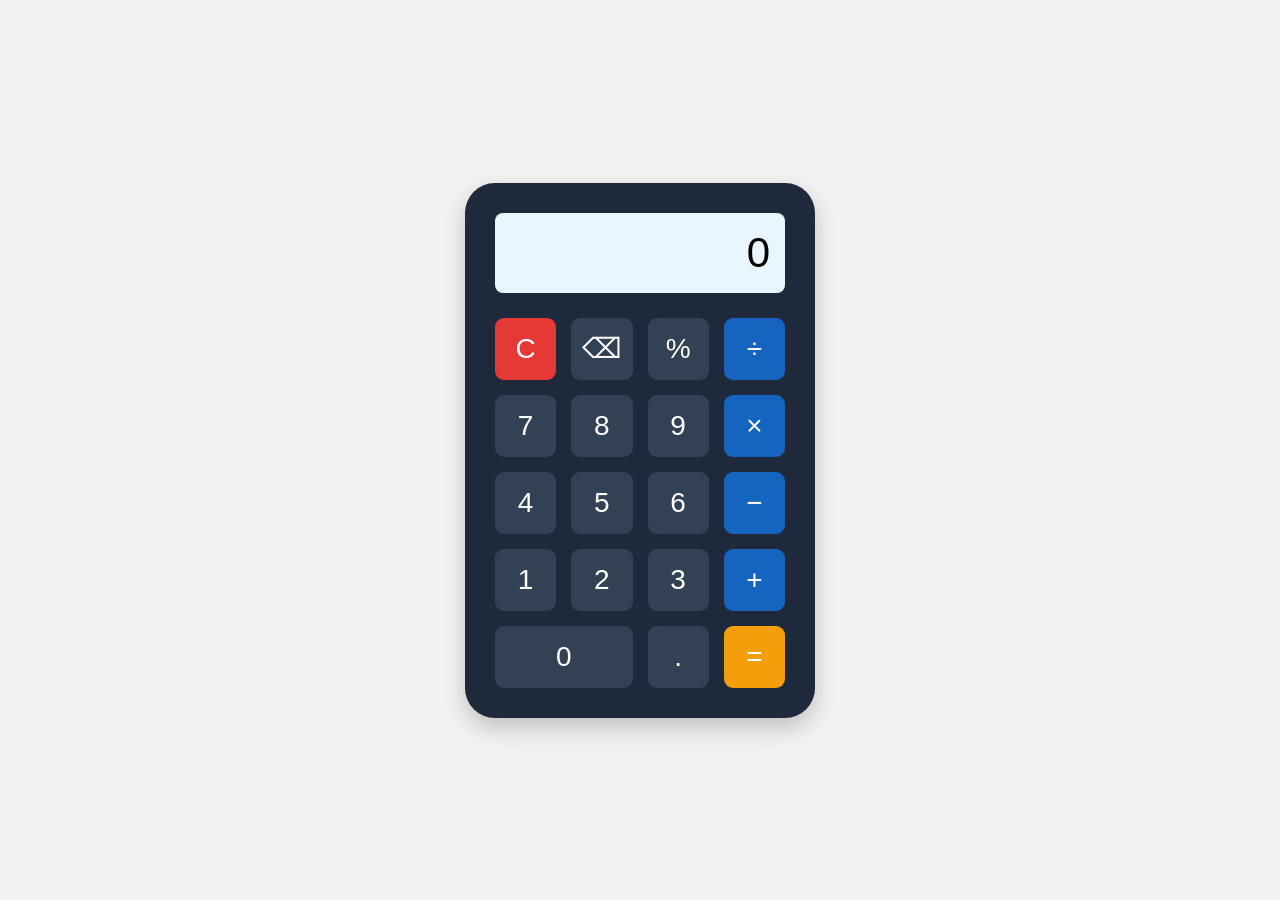
<file: landing-page/calculator/index.html>
<!DOCTYPE html>
<html lang="en">
<head>
    <meta charset="UTF-8">
    <meta name="viewport" content="width=device-width, initial-scale=1.0">

    <title>Basic Calculator</title>

    <link rel="stylesheet" href="style.css">
</head>

<body>

    <div class="calculator">

        <!-- Display -->
        <input type="text" id="display" value="0" readonly>

        <!-- Calculator Buttons -->
        <div class="buttons">

            <button onclick="clearDisplay()" class="clear">C</button>
            <button onclick="deleteLast()">⌫</button>
            <button onclick="appendValue('%')">%</button>
            <button onclick="appendValue('/')" class="operator">÷</button>

            <button onclick="appendValue('7')">7</button>
            <button onclick="appendValue('8')">8</button>
            <button onclick="appendValue('9')">9</button>
            <button onclick="appendValue('*')" class="operator">×</button>

            <button onclick="appendValue('4')">4</button>
            <button onclick="appendValue('5')">5</button>
            <button onclick="appendValue('6')">6</button>
            <button onclick="appendValue('-')" class="operator">−</button>

            <button onclick="appendValue('1')">1</button>
            <button onclick="appendValue('2')">2</button>
            <button onclick="appendValue('3')">3</button>
            <button onclick="appendValue('+')" class="operator">+</button>

            <button onclick="appendValue('0')" class="zero">0</button>
            <button onclick="appendValue('.')">.</button>
            <button onclick="calculate()" class="equal">=</button>

        </div>

    </div>

    <script src="script.js"></script>

</body>
</html>
</file>
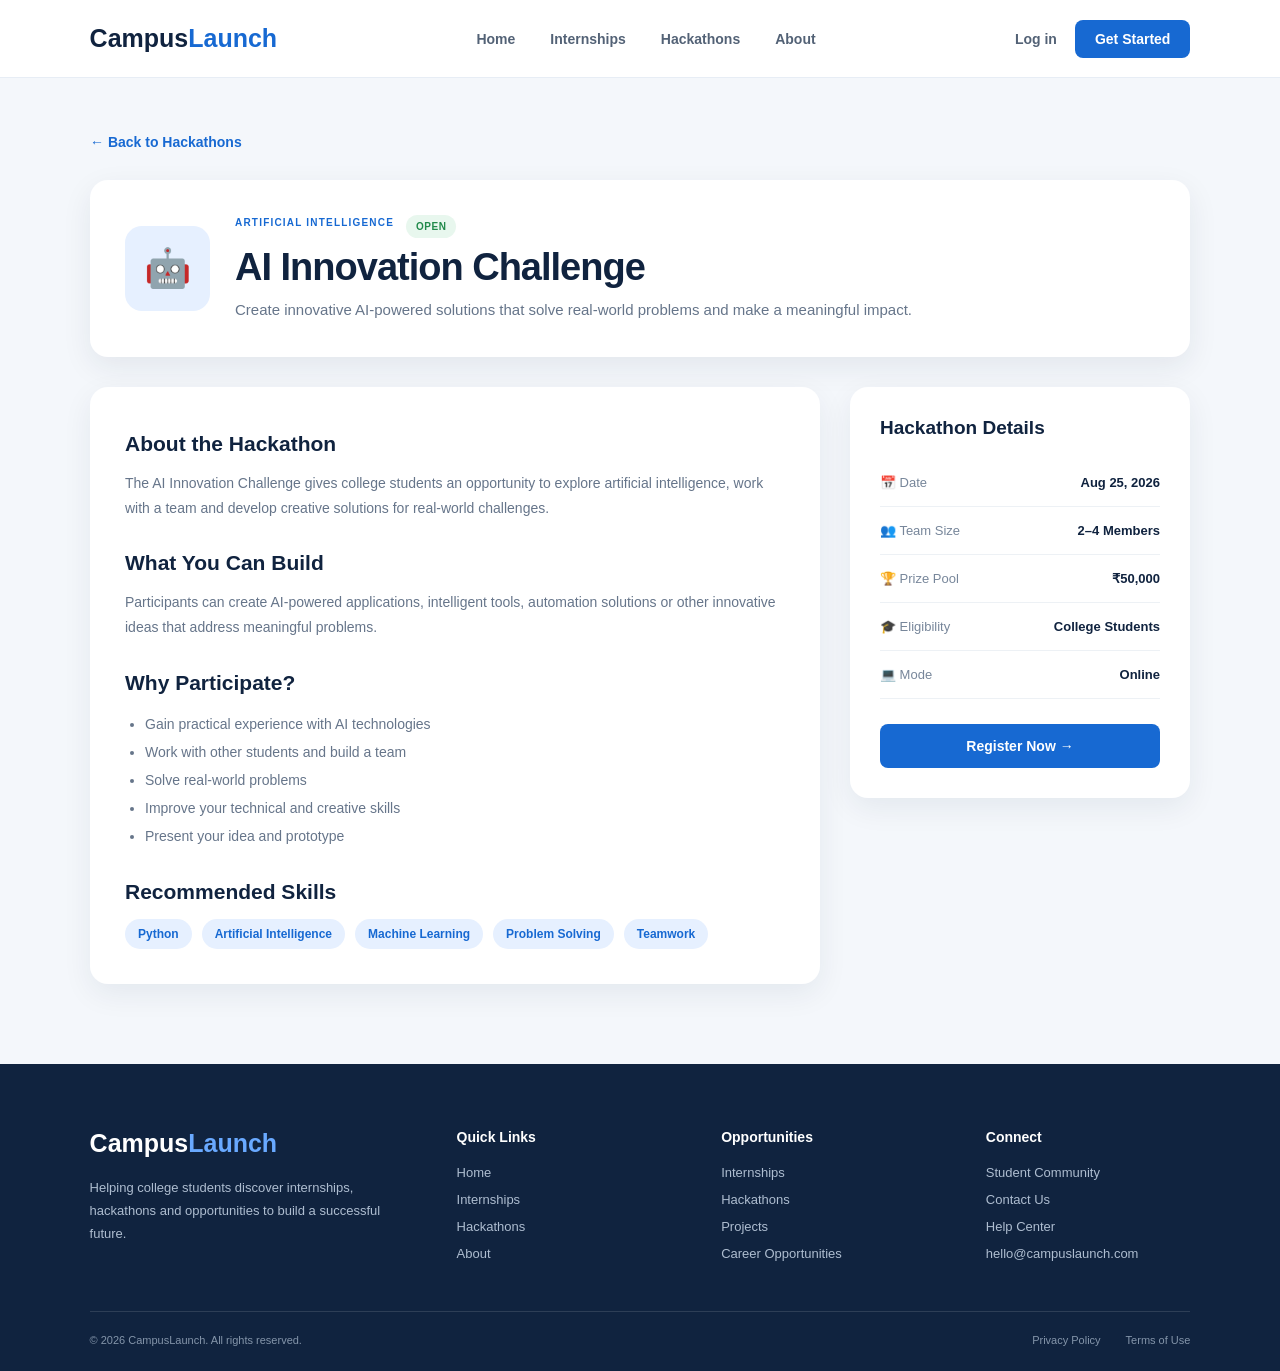
<file: landing-page/hackathon-details.html>
<!DOCTYPE html>
<html lang="en">

<head>

    <meta charset="UTF-8">

    <meta name="viewport" content="width=device-width, initial-scale=1.0">

    <title>AI Innovation Challenge | CampusLaunch</title>

    <link rel="stylesheet" href="style.css">

</head>


<body>

    <!-- ================= NAVBAR ================= -->

    <header class="navbar">

        <div class="logo">
            Campus<span>Launch</span>
        </div>

        <nav>

            <a href="index.html#home">
                Home
            </a>

            <a href="index.html#internships">
                Internships
            </a>

            <a href="index.html#hackathons">
                Hackathons
            </a>

            <a href="index.html#about">
                About
            </a>

        </nav>


        <div class="nav-actions">

            <a href="login.html" class="login">
                Log in
            </a>

            <a href="signup.html" class="signup">
                Get Started
            </a>

        </div>

    </header>


    <!-- ================= HACKATHON DETAILS ================= -->

    <main class="hackathon-details-page">

        <div class="hackathon-details-container">


            <!-- BACK LINK -->

            <a href="index.html#hackathons" class="back-link">
                ← Back to Hackathons
            </a>


            <!-- HACKATHON HEADER -->

            <div class="hackathon-details-header">

                <div class="hackathon-details-icon">
                    🤖
                </div>


                <div class="hackathon-title-area">

                    <div class="hackathon-title-top">

                        <span class="opportunity-tag">
                            ARTIFICIAL INTELLIGENCE
                        </span>

                        <span class="details-status">
                            OPEN
                        </span>

                    </div>


                    <h1>
                        AI Innovation Challenge
                    </h1>


                    <p>
                        Create innovative AI-powered solutions that
                        solve real-world problems and make a meaningful impact.
                    </p>

                </div>

            </div>


            <!-- MAIN CONTENT -->

            <div class="hackathon-details-grid">


                <!-- LEFT CONTENT -->

                <div class="hackathon-details-main">


                    <h2>
                        About the Hackathon
                    </h2>

                    <p>
                        The AI Innovation Challenge gives college students
                        an opportunity to explore artificial intelligence,
                        work with a team and develop creative solutions
                        for real-world challenges.
                    </p>


                    <h2>
                        What You Can Build
                    </h2>

                    <p>
                        Participants can create AI-powered applications,
                        intelligent tools, automation solutions or other
                        innovative ideas that address meaningful problems.
                    </p>


                    <h2>
                        Why Participate?
                    </h2>

                    <ul>

                        <li>
                            Gain practical experience with AI technologies
                        </li>

                        <li>
                            Work with other students and build a team
                        </li>

                        <li>
                            Solve real-world problems
                        </li>

                        <li>
                            Improve your technical and creative skills
                        </li>

                        <li>
                            Present your idea and prototype
                        </li>

                    </ul>


                    <h2>
                        Recommended Skills
                    </h2>


                    <div class="hackathon-skills">

                        <span>Python</span>

                        <span>Artificial Intelligence</span>

                        <span>Machine Learning</span>

                        <span>Problem Solving</span>

                        <span>Teamwork</span>

                    </div>

                </div>


                <!-- RIGHT SIDEBAR -->

                <div class="hackathon-details-sidebar">


                    <div class="hackathon-info-card">

                        <h3>
                            Hackathon Details
                        </h3>


                        <div class="hackathon-info-item">

                            <span>
                                📅 Date
                            </span>

                            <strong>
                                Aug 25, 2026
                            </strong>

                        </div>


                        <div class="hackathon-info-item">

                            <span>
                                👥 Team Size
                            </span>

                            <strong>
                                2–4 Members
                            </strong>

                        </div>


                        <div class="hackathon-info-item">

                            <span>
                                🏆 Prize Pool
                            </span>

                            <strong>
                                ₹50,000
                            </strong>

                        </div>


                        <div class="hackathon-info-item">

                            <span>
                                🎓 Eligibility
                            </span>

                            <strong>
                                College Students
                            </strong>

                        </div>


                        <div class="hackathon-info-item">

                            <span>
                                💻 Mode
                            </span>

                            <strong>
                                Online
                            </strong>

                        </div>


                        <a href="hackathon-register.html" class="hackathon-register-btn">
    Register Now →
</a>

                    </div>

                </div>

            </div>

        </div>

    </main>


    <!-- ================= FOOTER ================= -->

    <footer class="footer">

        <div class="footer-container">


            <!-- BRAND -->

            <div class="footer-brand">

                <div class="footer-logo">
                    Campus<span>Launch</span>
                </div>

                <p>
                    Helping college students discover internships,
                    hackathons and opportunities to build a successful future.
                </p>

            </div>


            <!-- QUICK LINKS -->

            <div class="footer-column">

                <h3>
                    Quick Links
                </h3>

                <a href="index.html#home">
                    Home
                </a>

                <a href="index.html#internships">
                    Internships
                </a>

                <a href="index.html#hackathons">
                    Hackathons
                </a>

                <a href="index.html#about">
                    About
                </a>

            </div>


            <!-- OPPORTUNITIES -->

            <div class="footer-column">

                <h3>
                    Opportunities
                </h3>

                <a href="index.html#internships">
                    Internships
                </a>

                <a href="index.html#hackathons">
                    Hackathons
                </a>

                <a href="#">
                    Projects
                </a>

                <a href="#">
                    Career Opportunities
                </a>

            </div>


            <!-- CONNECT -->

            <div class="footer-column">

                <h3>
                    Connect
                </h3>

                <a href="#">
                    Student Community
                </a>

                <a href="#">
                    Contact Us
                </a>

                <a href="#">
                    Help Center
                </a>

                <a href="mailto:hello@campuslaunch.com">
                    hello@campuslaunch.com
                </a>

            </div>

        </div>


        <!-- FOOTER BOTTOM -->

        <div class="footer-bottom">

            <p>
                © 2026 CampusLaunch. All rights reserved.
            </p>


            <div class="footer-bottom-links">

                <a href="#">
                    Privacy Policy
                </a>

                <a href="#">
                    Terms of Use
                </a>

            </div>

        </div>

    </footer>


</body>

</html>
</file>
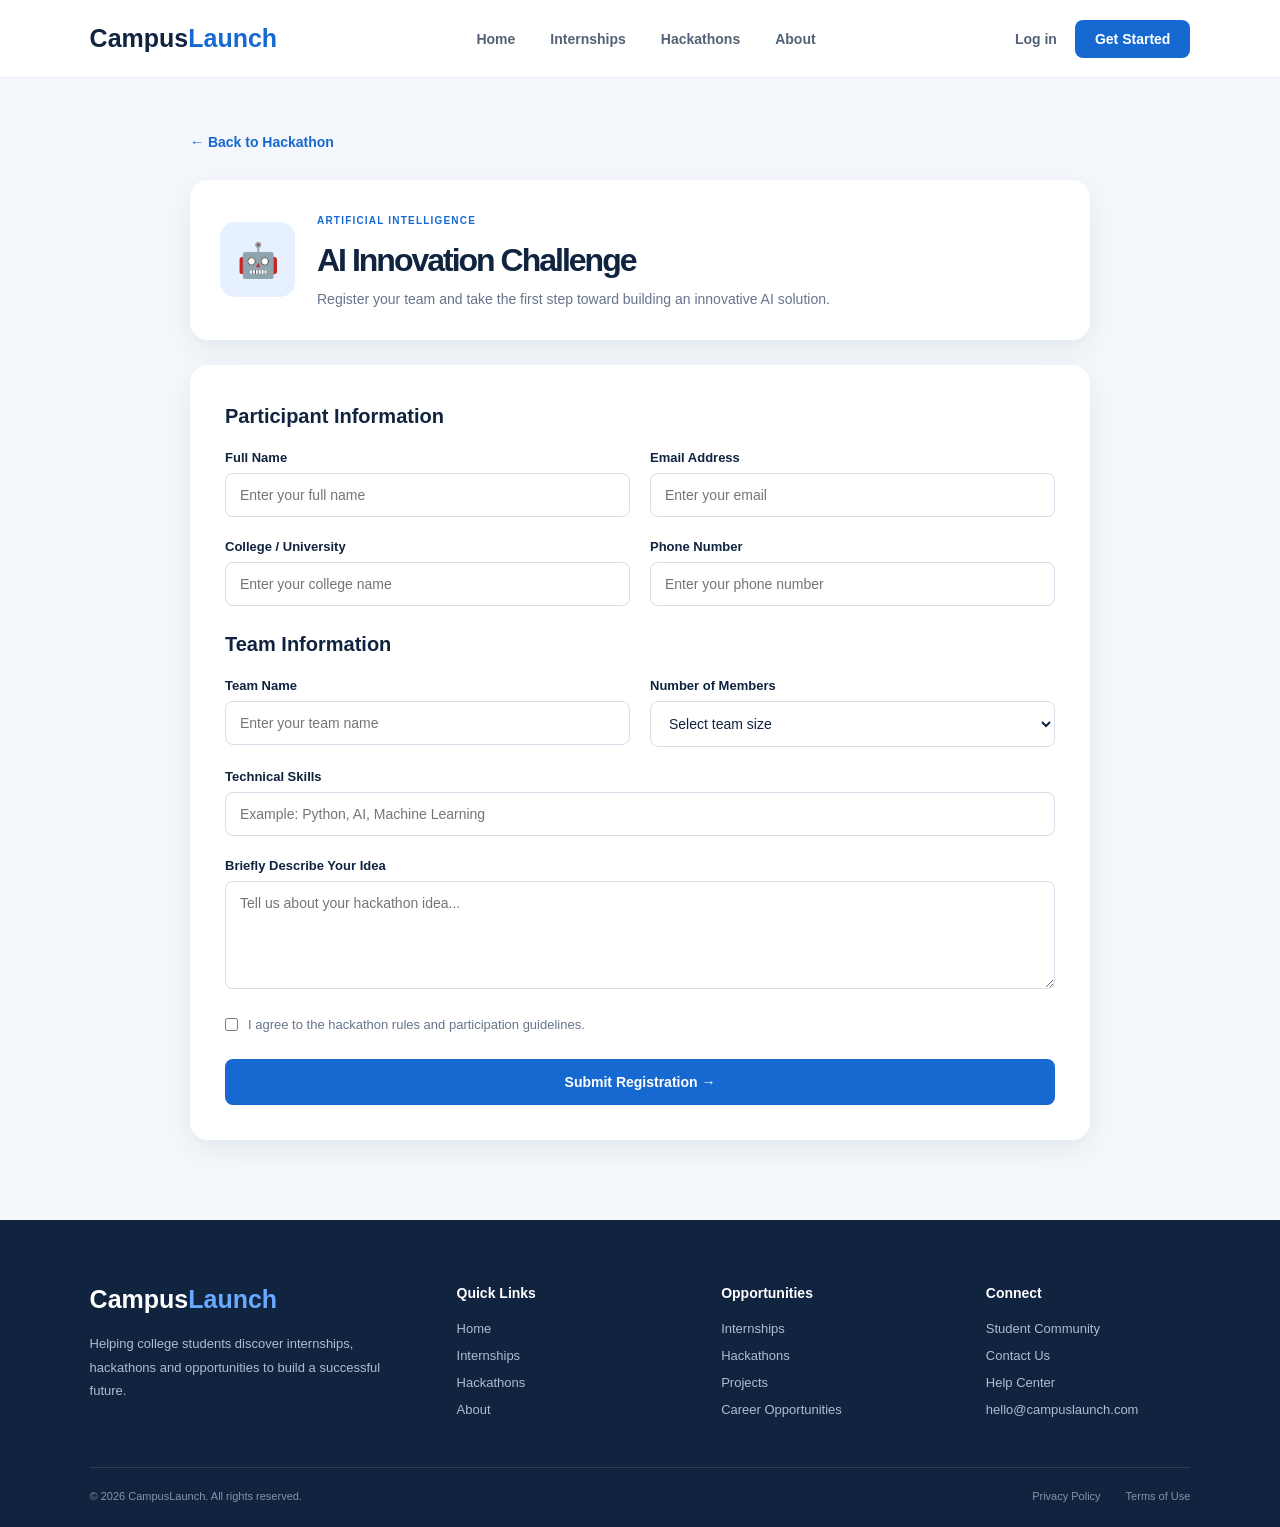
<file: landing-page/hackathon-register.html>
<!DOCTYPE html>
<html lang="en">

<head>

    <meta charset="UTF-8">

    <meta name="viewport" content="width=device-width, initial-scale=1.0">

    <title>Hackathon Registration | CampusLaunch</title>

    <link rel="stylesheet" href="style.css">

</head>

<body>

    <!-- ================= NAVBAR ================= -->

    <header class="navbar">

        <div class="logo">
            Campus<span>Launch</span>
        </div>

        <nav>

            <a href="index.html#home">Home</a>

            <a href="index.html#internships">Internships</a>

            <a href="index.html#hackathons">Hackathons</a>

            <a href="index.html#about">About</a>

        </nav>

        <div class="nav-actions">

            <a href="login.html" class="login">
                Log in
            </a>

            <a href="signup.html" class="signup">
                Get Started
            </a>

        </div>

    </header>


    <!-- ================= REGISTRATION ================= -->

    <main class="registration-page">

        <div class="registration-container">

            <a href="hackathon-details.html" class="back-link">
                ← Back to Hackathon
            </a>


            <div class="registration-header">

                <div class="registration-icon">
                    🤖
                </div>

                <div>

                    <span class="opportunity-tag">
                        ARTIFICIAL INTELLIGENCE
                    </span>

                    <h1>
                        AI Innovation Challenge
                    </h1>

                    <p>
                        Register your team and take the first step
                        toward building an innovative AI solution.
                    </p>

                </div>

            </div>


            <!-- FORM -->

            <form class="registration-form" id="registrationForm">

                <h2>
                    Participant Information
                </h2>

                <div class="form-row">

                    <div class="form-group">

                        <label for="name">
                            Full Name
                        </label>

                        <input
                            type="text"
                            id="name"
                            placeholder="Enter your full name"
                            required
                        >

                    </div>


                    <div class="form-group">

                        <label for="email">
                            Email Address
                        </label>

                        <input
                            type="email"
                            id="email"
                            placeholder="Enter your email"
                            required
                        >

                    </div>

                </div>


                <div class="form-row">

                    <div class="form-group">

                        <label for="college">
                            College / University
                        </label>

                        <input
                            type="text"
                            id="college"
                            placeholder="Enter your college name"
                            required
                        >

                    </div>


                    <div class="form-group">

                        <label for="phone">
                            Phone Number
                        </label>

                        <input
                            type="tel"
                            id="phone"
                            placeholder="Enter your phone number"
                            required
                        >

                    </div>

                </div>


                <h2>
                    Team Information
                </h2>


                <div class="form-row">

                    <div class="form-group">

                        <label for="team">
                            Team Name
                        </label>

                        <input
                            type="text"
                            id="team"
                            placeholder="Enter your team name"
                            required
                        >

                    </div>


                    <div class="form-group">

                        <label for="members">
                            Number of Members
                        </label>

                        <select id="members" required>

                            <option value="">
                                Select team size
                            </option>

                            <option value="2">
                                2 Members
                            </option>

                            <option value="3">
                                3 Members
                            </option>

                            <option value="4">
                                4 Members
                            </option>

                        </select>

                    </div>

                </div>


                <div class="form-group">

                    <label for="skills">
                        Technical Skills
                    </label>

                    <input
                        type="text"
                        id="skills"
                        placeholder="Example: Python, AI, Machine Learning"
                    >

                </div>


                <div class="form-group">

                    <label for="idea">
                        Briefly Describe Your Idea
                    </label>

                    <textarea
                        id="idea"
                        rows="5"
                        placeholder="Tell us about your hackathon idea..."
                    ></textarea>

                </div>


                <div class="form-checkbox">

                    <input
                        type="checkbox"
                        id="terms"
                        required
                    >

                    <label for="terms">
                        I agree to the hackathon rules and participation guidelines.
                    </label>

                </div>


                <button
                    type="submit"
                    class="registration-btn"
                >
                    Submit Registration →
                </button>

            </form>

        </div>

    </main>


    <!-- ================= FOOTER ================= -->

    <footer class="footer">

        <div class="footer-container">

            <div class="footer-brand">

                <div class="footer-logo">
                    Campus<span>Launch</span>
                </div>

                <p>
                    Helping college students discover internships,
                    hackathons and opportunities to build a successful future.
                </p>

            </div>


            <div class="footer-column">

                <h3>Quick Links</h3>

                <a href="index.html#home">Home</a>

                <a href="index.html#internships">
                    Internships
                </a>

                <a href="index.html#hackathons">
                    Hackathons
                </a>

                <a href="index.html#about">
                    About
                </a>

            </div>


            <div class="footer-column">

                <h3>Opportunities</h3>

                <a href="index.html#internships">
                    Internships
                </a>

                <a href="index.html#hackathons">
                    Hackathons
                </a>

                <a href="#">
                    Projects
                </a>

                <a href="#">
                    Career Opportunities
                </a>

            </div>


            <div class="footer-column">

                <h3>Connect</h3>

                <a href="#">
                    Student Community
                </a>

                <a href="#">
                    Contact Us
                </a>

                <a href="#">
                    Help Center
                </a>

                <a href="mailto:hello@campuslaunch.com">
                    hello@campuslaunch.com
                </a>

            </div>

        </div>


        <div class="footer-bottom">

            <p>
                © 2026 CampusLaunch. All rights reserved.
            </p>

            <div class="footer-bottom-links">

                <a href="#">
                    Privacy Policy
                </a>

                <a href="#">
                    Terms of Use
                </a>

            </div>

        </div>

    </footer>
<script>

document.getElementById("registrationForm").addEventListener("submit", function(event) {

    event.preventDefault();

    alert("Registration Successful! 🎉");

    this.reset();

});

</script>
</body>

</html>
</file>
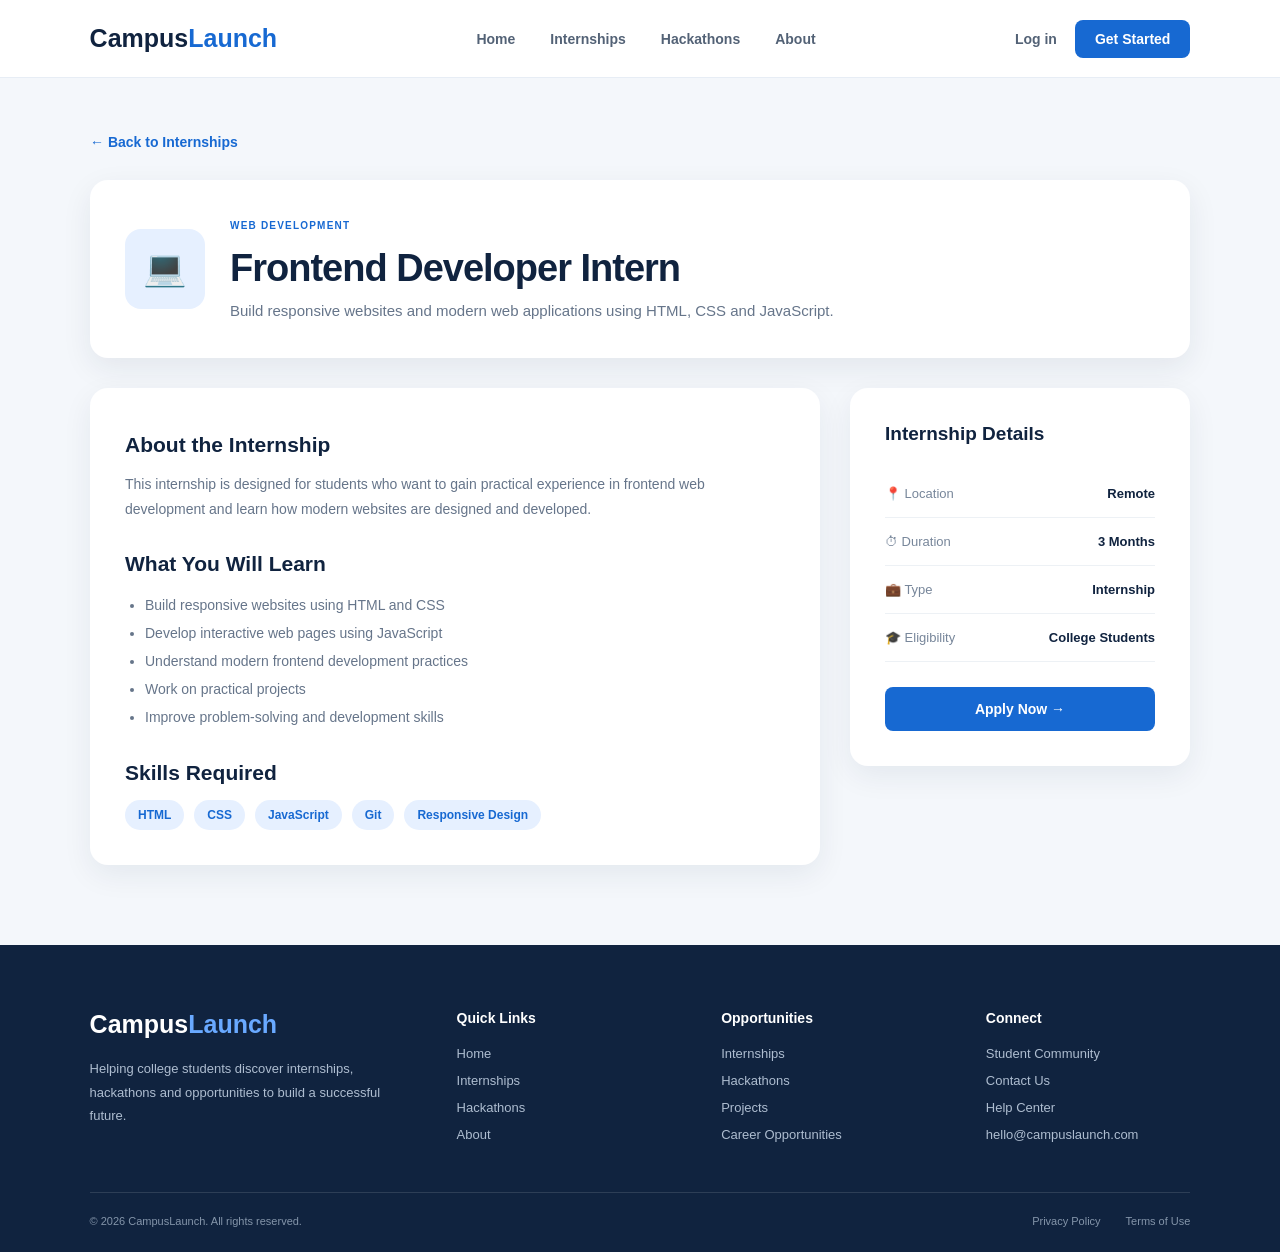
<file: landing-page/internship-details.html>
<!DOCTYPE html>
<html lang="en">

<head>

    <meta charset="UTF-8">

    <meta name="viewport" content="width=device-width, initial-scale=1.0">

    <title>Frontend Developer Internship | CampusLaunch</title>

    <link rel="stylesheet" href="style.css">

</head>


<body>

    <!-- ================= NAVBAR ================= -->

    <header class="navbar">

        <div class="logo">
            Campus<span>Launch</span>
        </div>

        <nav>

            <a href="index.html#home">Home</a>

            <a href="index.html#internships">Internships</a>

            <a href="index.html#hackathons">Hackathons</a>

            <a href="index.html#about">About</a>

        </nav>

        <div class="nav-actions">

            <a href="login.html" class="login">
                Log in
            </a>

            <a href="signup.html" class="signup">
                Get Started
            </a>

        </div>

    </header>


    <!-- ================= INTERNSHIP DETAILS ================= -->

    <main class="internship-details-page">

        <div class="details-container">

            <a href="index.html#internships" class="back-link">
                ← Back to Internships
            </a>


            <!-- HEADER -->

            <div class="details-header">

                <div class="details-icon">
                    💻
                </div>

                <div>

                    <span class="opportunity-tag">
                        WEB DEVELOPMENT
                    </span>

                    <h1>
                        Frontend Developer Intern
                    </h1>

                    <p>
                        Build responsive websites and modern web
                        applications using HTML, CSS and JavaScript.
                    </p>

                </div>

            </div>


            <!-- CONTENT -->

            <div class="details-grid">


                <!-- LEFT -->

                <div class="details-main">

                    <h2>
                        About the Internship
                    </h2>

                    <p>
                        This internship is designed for students who
                        want to gain practical experience in frontend
                        web development and learn how modern websites
                        are designed and developed.
                    </p>


                    <h2>
                        What You Will Learn
                    </h2>

                    <ul>

                        <li>
                            Build responsive websites using HTML and CSS
                        </li>

                        <li>
                            Develop interactive web pages using JavaScript
                        </li>

                        <li>
                            Understand modern frontend development practices
                        </li>

                        <li>
                            Work on practical projects
                        </li>

                        <li>
                            Improve problem-solving and development skills
                        </li>

                    </ul>


                    <h2>
                        Skills Required
                    </h2>

                    <div class="skills-list">

                        <span>HTML</span>

                        <span>CSS</span>

                        <span>JavaScript</span>

                        <span>Git</span>

                        <span>Responsive Design</span>

                    </div>

                </div>


                <!-- RIGHT -->

                <div class="details-sidebar">

                    <div class="info-card">

                        <h3>
                            Internship Details
                        </h3>


                        <div class="info-item">

                            <span>📍 Location</span>

                            <strong>Remote</strong>

                        </div>


                        <div class="info-item">

                            <span>⏱ Duration</span>

                            <strong>3 Months</strong>

                        </div>


                        <div class="info-item">

                            <span>💼 Type</span>

                            <strong>Internship</strong>

                        </div>


                        <div class="info-item">

                            <span>🎓 Eligibility</span>

                            <strong>College Students</strong>

                        </div>

<a href="signup.html" class="apply-btn">
    Apply Now →
</a>
                        
                        </a>

                    </div>

                </div>

            </div>

        </div>

    </main>


    <!-- ================= FOOTER ================= -->

    <footer class="footer">

        <div class="footer-container">

            <div class="footer-brand">

                <div class="footer-logo">
                    Campus<span>Launch</span>
                </div>

                <p>
                    Helping college students discover internships,
                    hackathons and opportunities to build a successful future.
                </p>

            </div>


            <div class="footer-column">

                <h3>Quick Links</h3>

                <a href="index.html#home">Home</a>

                <a href="index.html#internships">Internships</a>

                <a href="index.html#hackathons">Hackathons</a>

                <a href="index.html#about">About</a>

            </div>


            <div class="footer-column">

                <h3>Opportunities</h3>

                <a href="index.html#internships">Internships</a>

                <a href="index.html#hackathons">Hackathons</a>

                <a href="#">Projects</a>

                <a href="#">Career Opportunities</a>

            </div>


            <div class="footer-column">

                <h3>Connect</h3>

                <a href="#">Student Community</a>

                <a href="#">Contact Us</a>

                <a href="#">Help Center</a>

                <a href="mailto:hello@campuslaunch.com">
                    hello@campuslaunch.com
                </a>

            </div>

        </div>


        <div class="footer-bottom">

            <p>
                © 2026 CampusLaunch. All rights reserved.
            </p>

            <div class="footer-bottom-links">

                <a href="#">Privacy Policy</a>

                <a href="#">Terms of Use</a>

            </div>

        </div>

    </footer>


</body>

</html>
</file>
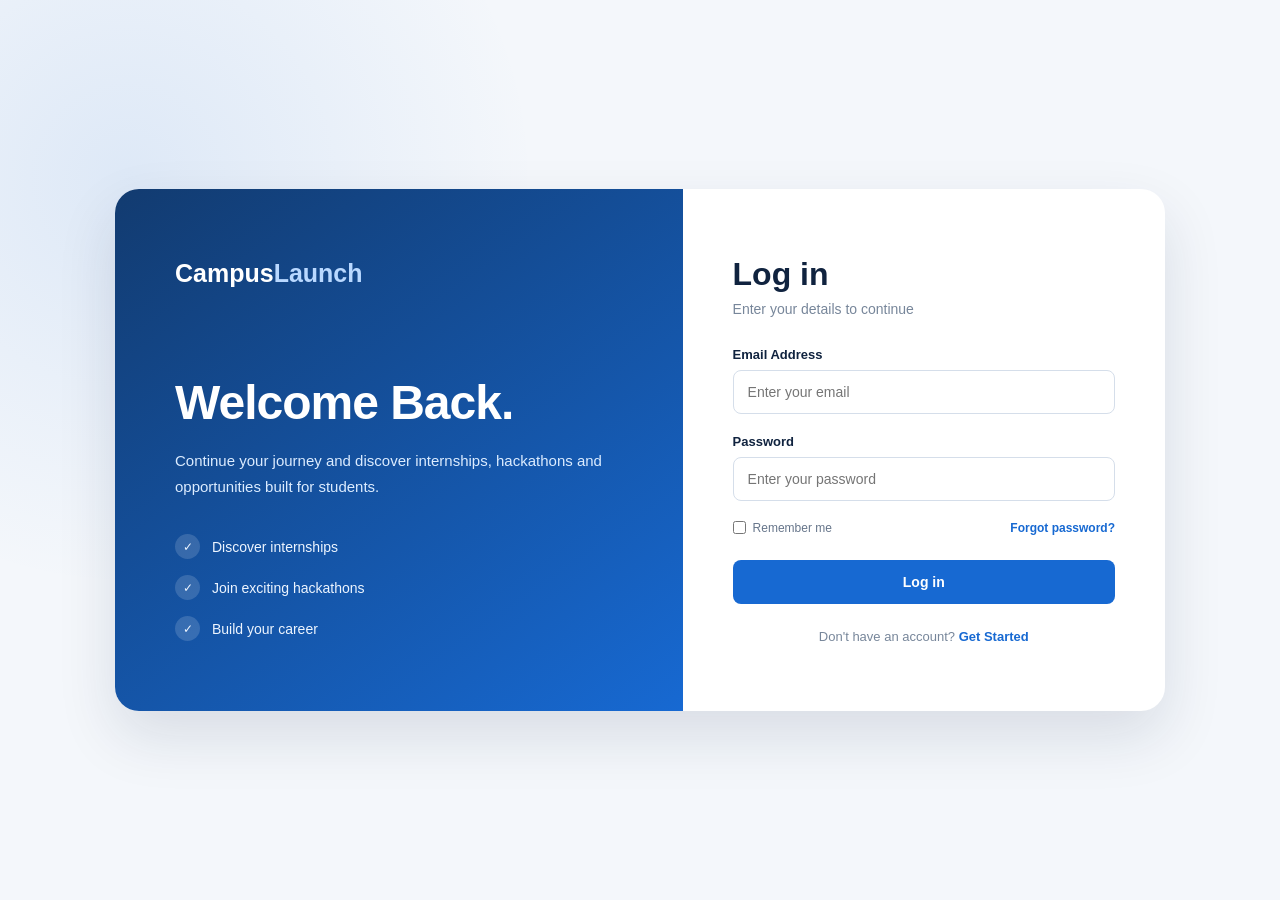
<file: landing-page/login.html>
<!DOCTYPE html>
<html lang="en">

<head>

    <meta charset="UTF-8">

    <meta name="viewport" content="width=device-width, initial-scale=1.0">

    <title>Login | CampusLaunch</title>

    <link rel="stylesheet" href="style.css">

</head>

<body class="login-page">

    <div class="login-container">

        <!-- LEFT SIDE -->

        <div class="login-info">

            <div class="login-logo">
                Campus<span>Launch</span>
            </div>

            <h1>
                Welcome Back.
            </h1>

            <p>
                Continue your journey and discover internships,
                hackathons and opportunities built for students.
            </p>

            <div class="login-features">

                <div>
                    <span>✓</span>
                    Discover internships
                </div>

                <div>
                    <span>✓</span>
                    Join exciting hackathons
                </div>

                <div>
                    <span>✓</span>
                    Build your career
                </div>

            </div>

        </div>


        <!-- RIGHT SIDE -->

        <div class="login-card">

            <h2>Log in</h2>

            <p class="login-subtitle">
                Enter your details to continue
            </p>


            <form id="loginForm">

                <label for="email">
                    Email Address
                </label>

                <input
                    type="email"
                    id="email"
                    placeholder="Enter your email"
                    required
                >


                <label for="password">
                    Password
                </label>

                <input
                    type="password"
                    id="password"
                    placeholder="Enter your password"
                    required
                >


                <div class="login-options">

                    <label class="remember">
                        <input type="checkbox">
                        Remember me
                    </label>

                    <a href="#">
                        Forgot password?
                    </a>

                </div>


                <button type="submit" class="login-submit">
                    Log in
                </button>

            </form>


            <p class="create-account">
                Don't have an account?
                <a href="signup.html">
                    Get Started
                </a>
            </p>

        </div>

    </div>
<script>
document.getElementById("loginForm").addEventListener("submit", function(event) {
    event.preventDefault();

    const email = document.getElementById("email").value.trim().toLowerCase();
    const password = document.getElementById("password").value;

    const savedAccount = localStorage.getItem("campusLaunchAccount");

    if (!savedAccount) {
        alert("No account found. Please create an account first.");
        return;
    }

    const account = JSON.parse(savedAccount);

    if (email === account.email && password === account.password) {

        alert("Login successful!");

        window.location.href = "index.html";

    } else {

        alert("Invalid email or password. Please try again.");
    }
});
</script>
</body>

</html>
</file>
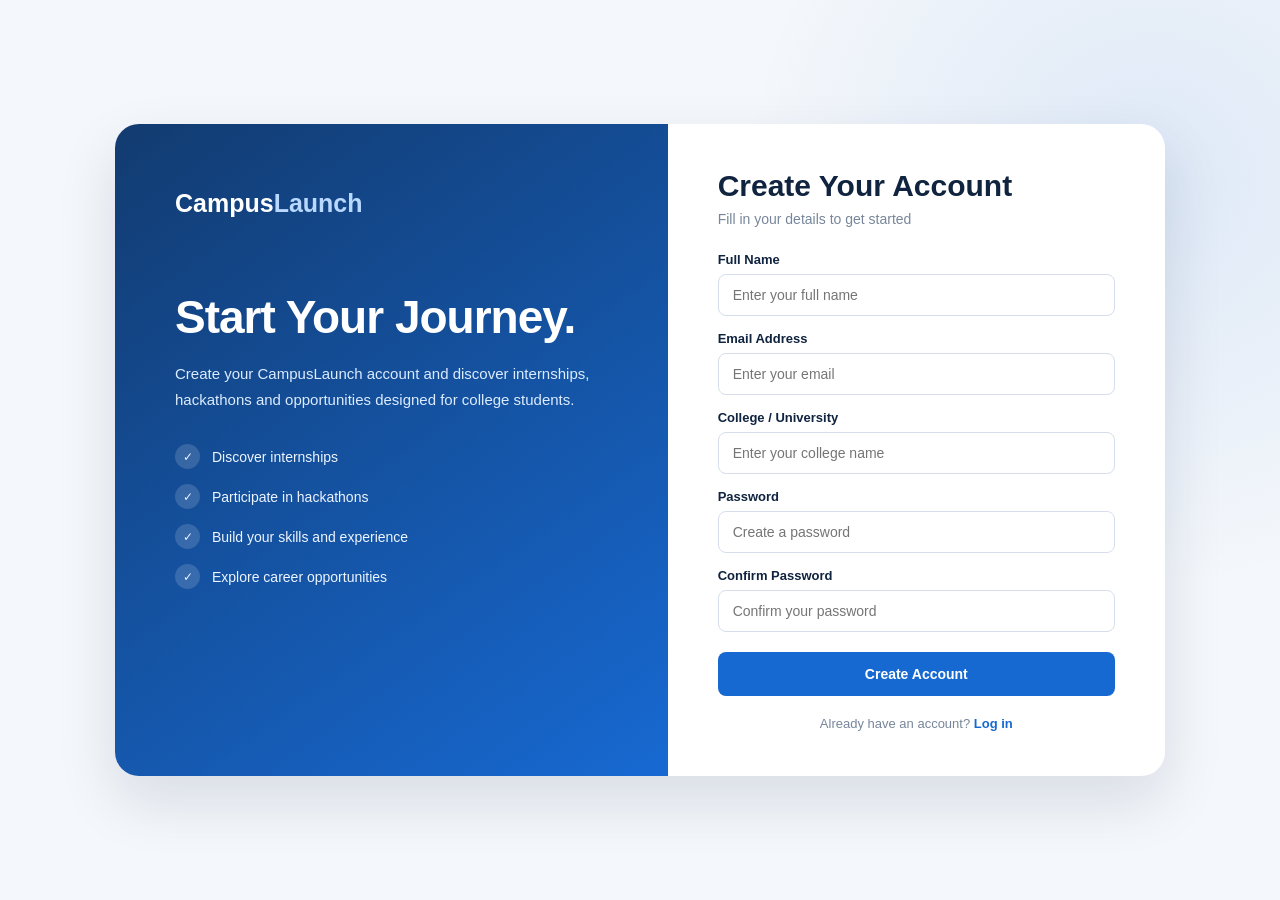
<file: landing-page/signup.html>
<!DOCTYPE html>
<html lang="en">

<head>

    <meta charset="UTF-8">

    <meta name="viewport" content="width=device-width, initial-scale=1.0">

    <title>Get Started | CampusLaunch</title>

    <link rel="stylesheet" href="style.css">

</head>


<body class="signup-page">

    <div class="signup-container">

        <!-- LEFT SIDE -->

        <div class="signup-info">

            <div class="signup-logo">
                Campus<span>Launch</span>
            </div>

            <h1>
                Start Your Journey.
            </h1>

            <p>
                Create your CampusLaunch account and discover
                internships, hackathons and opportunities designed
                for college students.
            </p>


            <div class="signup-features">

                <div>
                    <span>✓</span>
                    Discover internships
                </div>

                <div>
                    <span>✓</span>
                    Participate in hackathons
                </div>

                <div>
                    <span>✓</span>
                    Build your skills and experience
                </div>

                <div>
                    <span>✓</span>
                    Explore career opportunities
                </div>

            </div>

        </div>


        <!-- RIGHT SIDE -->

        <div class="signup-card">

            <h2>
                Create Your Account
            </h2>

            <p class="signup-subtitle">
                Fill in your details to get started
            </p>


            <form id="signupForm">

                <!-- NAME -->

                <label for="name">
                    Full Name
                </label>

                <input
                    type="text"
                    id="name"
                    placeholder="Enter your full name"
                    required
                >


                <!-- EMAIL -->

                <label for="signup-email">
                    Email Address
                </label>

                <input
                    type="email"
                    id="signup-email"
                    placeholder="Enter your email"
                    required
                >


                <!-- COLLEGE -->

                <label for="college">
                    College / University
                </label>

                <input
                    type="text"
                    id="college"
                    placeholder="Enter your college name"
                    required
                >


                <!-- PASSWORD -->

                <label for="signup-password">
                    Password
                </label>

                <input
                    type="password"
                    id="signup-password"
                    placeholder="Create a password"
                    required
                >


                <!-- CONFIRM PASSWORD -->

                <label for="confirm-password">
                    Confirm Password
                </label>

                <input
                    type="password"
                    id="confirm-password"
                    placeholder="Confirm your password"
                    required
                >


                <!-- BUTTON -->

                <button type="submit" class="signup-submit">
                    Create Account
                </button>

            </form>


            <p class="already-account">

                Already have an account?

                <a href="login.html">
                    Log in
                </a>

            </p>

        </div>

    </div>

   <script>
document.getElementById("signupForm").addEventListener("submit", function(event) {
    event.preventDefault();

    const name = document.getElementById("name").value.trim();
    const email = document.getElementById("signup-email").value.trim().toLowerCase();
    const college = document.getElementById("college").value.trim();
    const password = document.getElementById("signup-password").value;
    const confirmPassword = document.getElementById("confirm-password").value;

    if (password !== confirmPassword) {
        alert("Passwords do not match!");
        return;
    }

    const account = {
        name: name,
        email: email,
        college: college,
        password: password
    };

    localStorage.setItem("campusLaunchAccount", JSON.stringify(account));

    alert("Account created successfully!");

    window.location.href = "login.html";
});
</script>
</body>

</html>
</file>
<file: landing-page/calculator/style.css>
* {
    box-sizing: border-box;
    margin: 0;
    padding: 0;
}

body {
    min-height: 100vh;

    display: flex;
    justify-content: center;
    align-items: center;

    background: #f2f2f2;

    font-family: Arial, sans-serif;
}

/* Calculator Body */

.calculator {
    width: 350px;

    background: #1e293b;

    padding: 30px;

    border-radius: 30px;

    box-shadow: 0 10px 25px rgba(0, 0, 0, 0.2);
}

/* Display */

#display {
    width: 100%;
    height: 80px;

    border: none;
    outline: none;

    border-radius: 8px;

    background: #eaf6ff;

    margin-bottom: 25px;

    padding: 10px 15px;

    text-align: right;

    font-size: 42px;

    color: #000;
}

/* Buttons Grid */

.buttons {
    display: grid;

    grid-template-columns: repeat(4, 1fr);

    gap: 15px;
}

/* Buttons */

button {
    height: 62px;

    border: none;

    border-radius: 9px;

    background: #334155;

    color: white;

    font-size: 28px;

    cursor: pointer;

    transition: 0.2s;
}

/* Hover */

button:hover {
    background: #1565c0;

    transform: scale(1.03);
}

/* Click */

button:active {
    transform: scale(0.95);
}

/* Operators */

.operator {
    background: #1565c0;
}

.operator:hover {
    background: #0d47a1;
}

/* Equal Button */

.equal {
    background: #f59e0b;
}

.equal:hover {
    background: #d97706;
}

.equal:hover {
    background: #0d47a1;
}

/* Clear Button */

.clear {
    background: #e53935;
}

.clear:hover {
    background: #c62828;
}

/* Zero Button */

.zero {
    grid-column: span 2;
}
</file>
<file: landing-page/style.css>
/* ================================
   BASIC RESET
================================ */

* {
    margin: 0;
    padding: 0;
    box-sizing: border-box;
}

body {
    font-family: Arial, Helvetica, sans-serif;
    background: #f4f7fb;
    color: #10233f;
}


/* ================================
   NAVBAR
================================ */

.navbar {
    width: 100%;
    height: 78px;

    display: flex;
    align-items: center;
    justify-content: space-between;

    padding: 0 7%;

    background: #ffffff;
    border-bottom: 1px solid #e7edf5;
}


/* LOGO */

.logo {
    font-size: 25px;
    font-weight: 800;
    color: #10233f;
}

.logo span {
    color: #1769d2;
}


/* NAV LINKS */

nav {
    display: flex;
    gap: 35px;
}

nav a {
    text-decoration: none;
    color: #536276;

    font-size: 14px;
    font-weight: 600;

    transition: 0.3s;
}

nav a:hover {
    color: #1769d2;
}


/* NAV BUTTONS */

.nav-actions {
    display: flex;
    align-items: center;
    gap: 18px;
}

.login {
    text-decoration: none;
    color: #536276;
    font-size: 14px;
    font-weight: 600;
}

.signup {
    text-decoration: none;

    background: #1769d2;
    color: white;

    padding: 11px 20px;

    border-radius: 8px;

    font-size: 14px;
    font-weight: 600;
}


/* ================================
   HERO
================================ */

.hero {
    min-height: 650px;

    display: grid;
    grid-template-columns: 1.1fr 0.9fr;

    align-items: center;

    gap: 50px;

    padding: 70px 7%;

    background:
        radial-gradient(
            circle at 90% 20%,
            rgba(23, 105, 210, 0.10),
            transparent 30%
        ),
        #f4f7fb;
}


/* ================================
   LEFT CONTENT
================================ */

.hero-content {
    max-width: 650px;
}


/* SMALL TITLE */

.tagline {
    display: inline-block;

    color: #1769d2;

    font-size: 13px;
    font-weight: 800;

    letter-spacing: 2px;

    margin-bottom: 20px;
}


/* MAIN HEADING */

h1 {
    font-size: 58px;
    line-height: 1.05;

    letter-spacing: -2px;

    color: #10233f;

    margin-bottom: 25px;
}

h1 span {
    color: #1769d2;
}


/* DESCRIPTION */

.description {
    max-width: 590px;

    font-size: 17px;
    line-height: 1.7;

    color: #66758a;

    margin-bottom: 32px;
}


/* ================================
   BUTTONS
================================ */

.buttons {
    display: flex;
    align-items: center;
    gap: 15px;

    margin-bottom: 45px;
}

.primary-btn {
    text-decoration: none;

    background: #1769d2;
    color: white;

    padding: 15px 24px;

    border-radius: 8px;

    font-size: 14px;
    font-weight: 700;

    box-shadow: 0 8px 20px rgba(23, 105, 210, 0.20);

    transition: 0.3s;
}

.primary-btn:hover {
    background: #0f57b5;
    transform: translateY(-2px);
}

.secondary-btn {
    text-decoration: none;

    color: #10233f;

    border: 1px solid #ccd6e2;

    background: white;

    padding: 14px 23px;

    border-radius: 8px;

    font-size: 14px;
    font-weight: 700;

    transition: 0.3s;
}

.secondary-btn:hover {
    border-color: #1769d2;
    color: #1769d2;
}


/* ================================
   FEATURES
================================ */

.features {
    display: flex;
    gap: 35px;
}

.feature {
    display: flex;
    align-items: center;
    gap: 11px;
}

.feature-icon {
    width: 42px;
    height: 42px;

    display: flex;
    align-items: center;
    justify-content: center;

    background: #e6f0ff;

    border-radius: 10px;

    font-size: 18px;
}

.feature h3 {
    font-size: 14px;
    margin-bottom: 4px;

    color: #10233f;
}

.feature p {
    font-size: 12px;
    color: #77869a;
}


/* ================================
   RIGHT VISUAL
================================ */

.hero-visual {
    display: flex;
    justify-content: center;
    align-items: center;
}


/* BIG BLUE CARD */

.visual-box {
    position: relative;

    width: 440px;
    height: 470px;

    border-radius: 28px;

    overflow: visible;

    background:
        linear-gradient(
            145deg,
            #123b70,
            #1769d2
        );

    box-shadow:
        0 25px 60px rgba(22, 70, 120, 0.25);

    padding: 30px;
}


/* TOP LABEL */

.visual-top {
    color: #dcecff;

    font-size: 13px;
    font-weight: 600;

    display: flex;
    align-items: center;

    gap: 8px;
}

.dot {
    width: 8px;
    height: 8px;

    border-radius: 50%;

    background: #69a9ff;
}


/* VISUAL CONTENT */

.visual-content {
    position: absolute;

    left: 45px;
    bottom: 70px;

    color: white;
}

.circle-icon {
    width: 58px;
    height: 58px;

    display: flex;
    align-items: center;
    justify-content: center;

    background: rgba(255,255,255,0.15);

    border: 1px solid rgba(255,255,255,0.25);

    border-radius: 50%;

    font-size: 25px;

    margin-bottom: 20px;
}

.visual-content h2 {
    font-size: 40px;
    line-height: 1.08;

    letter-spacing: -1px;

    margin-bottom: 18px;
}

.visual-content p {
    font-size: 13px;

    color: #d7e8ff;
}


/* ================================
   FLOATING CARD
================================ */

.floating-card {
    position: absolute;

    right: -35px;
    bottom: 35px;

    width: 260px;

    display: flex;
    align-items: center;

    gap: 13px;

    padding: 17px;

    background: white;

    border-radius: 14px;

    box-shadow: 0 15px 35px rgba(20, 40, 70, 0.18);
}

.card-icon {
    width: 40px;
    height: 40px;

    display: flex;
    align-items: center;
    justify-content: center;

    background: #e7f1ff;

    border-radius: 10px;

    color: #1769d2;

    font-size: 20px;
}

.floating-card strong {
    display: block;

    font-size: 14px;

    color: #10233f;

    margin-bottom: 5px;
}

.floating-card p {
    font-size: 11px;

    color: #7b899a;
}


/* ================================
   BOTTOM STRIP
================================ */

.bottom-strip {
    min-height: 80px;

    display: flex;
    align-items: center;
    justify-content: center;

    gap: 70px;

    background: white;

    border-top: 1px solid #e3e9f0;
}

.bottom-strip span {
    color: #7a8798;

    font-size: 12px;
    font-weight: 800;

    letter-spacing: 1.5px;
}


/* ================================
   RESPONSIVE
================================ */

@media (max-width: 900px) {

    .navbar {
        padding: 0 5%;
    }

    nav {
        display: none;
    }

    .hero {
        grid-template-columns: 1fr;

        padding: 60px 5%;
    }

    h1 {
        font-size: 46px;
    }

    .hero-visual {
        margin-top: 20px;
    }

    .visual-box {
        width: 100%;
        max-width: 440px;
    }

    .bottom-strip {
        gap: 20px;
        flex-wrap: wrap;
        padding: 20px;
    }

}


@media (max-width: 600px) {

    .nav-actions .login {
        display: none;
    }

    .hero {
        padding: 45px 6%;
    }

    h1 {
        font-size: 38px;
    }

    .description {
        font-size: 15px;
    }

    .buttons {
        flex-direction: column;
        align-items: flex-start;
    }

    .features {
        flex-direction: column;
        gap: 18px;
    }

    .visual-box {
        height: 400px;
    }

    .floating-card {
        right: 15px;
    }

}
/* =====================================================
   INTERNSHIPS & HACKATHONS
===================================================== */

.opportunities-section {
    padding: 100px 7%;
    background: #ffffff;
}

.section-heading {
    max-width: 720px;
    margin: 0 auto 55px;
    text-align: center;
}

.section-heading p {
    margin-bottom: 12px;

    color: #1769d2;

    font-size: 12px;
    font-weight: 800;

    letter-spacing: 2px;
}

.section-heading h2 {
    margin-bottom: 16px;

    color: #10233f;

    font-size: 40px;
    line-height: 1.2;

    letter-spacing: -1px;
}

.section-heading span {
    color: #66758a;

    font-size: 16px;
    line-height: 1.7;
}


/* =====================================================
   INTERNSHIP GRID
===================================================== */

.internship-grid {
    max-width: 1200px;
    margin: auto;

    display: grid;

    grid-template-columns: repeat(4, 1fr);

    gap: 22px;
}


/* INTERNSHIP CARD */

.opportunity-card {
    padding: 28px;

    background: #f8faff;

    border: 1px solid #e1e8f1;

    border-radius: 18px;

    transition: 0.3s ease;
}

.opportunity-card:hover {
    transform: translateY(-7px);

    border-color: #c9daf0;

    box-shadow: 0 18px 40px rgba(16, 35, 63, 0.10);
}


/* ICON */

.opportunity-icon {
    width: 55px;
    height: 55px;

    display: flex;
    align-items: center;
    justify-content: center;

    background: #e6f0ff;

    border-radius: 13px;

    font-size: 25px;

    margin-bottom: 20px;
}


/* TAG */

.opportunity-tag {
    display: inline-block;

    color: #1769d2;

    font-size: 10px;
    font-weight: 800;

    letter-spacing: 1.2px;

    margin-bottom: 8px;
}


/* CARD TITLE */

.opportunity-card h3 {
    color: #10233f;

    font-size: 20px;

    margin-bottom: 12px;
}


/* DESCRIPTION */

.opportunity-card p {
    color: #66758a;

    font-size: 14px;

    line-height: 1.65;

    margin-bottom: 20px;
}


/* META */

.opportunity-meta {
    display: flex;

    flex-direction: column;

    gap: 8px;

    padding-top: 15px;

    border-top: 1px solid #e1e8f1;

    color: #718096;

    font-size: 12px;

    margin-bottom: 20px;
}


/* BUTTON */

.opportunity-btn {
    display: block;

    text-align: center;

    text-decoration: none;

    background: #1769d2;

    color: #ffffff;

    padding: 12px;

    border-radius: 8px;

    font-size: 13px;

    font-weight: 700;

    transition: 0.3s;
}

.opportunity-btn:hover {
    background: #0f57b5;
}


/* =====================================================
   HACKATHONS
===================================================== */

.hackathons-section {
    padding: 100px 7%;

    background: #f4f7fb;
}


.hackathon-grid {
    max-width: 1100px;

    margin: auto;

    display: grid;

    grid-template-columns: repeat(3, 1fr);

    gap: 25px;
}


/* HACKATHON CARD */

.hackathon-card {
    background: #ffffff;

    border: 1px solid #e1e8f1;

    border-radius: 18px;

    padding: 28px;

    transition: 0.3s ease;
}

.hackathon-card:hover {
    transform: translateY(-7px);

    box-shadow: 0 18px 40px rgba(16, 35, 63, 0.10);
}


/* HEADER */

.hackathon-header {
    display: flex;

    align-items: center;

    justify-content: space-between;

    margin-bottom: 22px;
}


/* ICON */

.hackathon-icon {
    width: 55px;
    height: 55px;

    display: flex;
    align-items: center;
    justify-content: center;

    background: #e6f0ff;

    border-radius: 13px;

    font-size: 25px;
}


/* STATUS */

.status {
    padding: 6px 10px;

    border-radius: 20px;

    background: #e6f0ff;

    color: #1769d2;

    font-size: 9px;

    font-weight: 800;

    letter-spacing: 0.8px;
}

.coming-soon {
    background: #f0f2f5;

    color: #66758a;
}


/* HACKATHON TITLE */

.hackathon-card h3 {
    color: #10233f;

    font-size: 21px;

    margin: 8px 0 12px;
}


/* DESCRIPTION */

.hackathon-card p {
    color: #66758a;

    font-size: 14px;

    line-height: 1.65;

    margin-bottom: 20px;
}


/* DETAILS */

.hackathon-meta {
    display: flex;

    flex-direction: column;

    gap: 9px;

    padding-top: 17px;

    border-top: 1px solid #e1e8f1;

    color: #718096;

    font-size: 12px;

    margin-bottom: 22px;
}


/* BUTTON */

.hackathon-btn {
    display: block;

    text-align: center;

    text-decoration: none;

    color: #1769d2;

    border: 1px solid #bcd1eb;

    background: #ffffff;

    padding: 11px;

    border-radius: 8px;

    font-size: 13px;

    font-weight: 700;

    transition: 0.3s;
}

.hackathon-btn:hover {
    background: #1769d2;

    color: #ffffff;

    border-color: #1769d2;
}


/* =====================================================
   RESPONSIVE
===================================================== */

@media (max-width: 1100px) {

    .internship-grid {
        grid-template-columns: repeat(2, 1fr);
    }

    .hackathon-grid {
        grid-template-columns: 1fr;
    }

}


@media (max-width: 600px) {

    .opportunities-section,
    .hackathons-section {
        padding: 70px 6%;
    }

    .section-heading h2 {
        font-size: 32px;
    }

    .internship-grid {
        grid-template-columns: 1fr;
    }

}
/* =====================================================
   ABOUT SECTION
===================================================== */

.about-section {
    padding: 100px 7%;

    background: #ffffff;
}


.about-container {
    max-width: 1200px;

    margin: auto;

    display: grid;

    grid-template-columns: 0.9fr 1.1fr;

    gap: 80px;

    align-items: center;
}


/* =====================================================
   ABOUT CONTENT
===================================================== */

.about-content {
    max-width: 560px;
}


.about-label {
    color: #1769d2;

    font-size: 12px;

    font-weight: 800;

    letter-spacing: 2px;

    margin-bottom: 15px;
}


.about-content h2 {
    color: #10233f;

    font-size: 42px;

    line-height: 1.15;

    letter-spacing: -1px;

    margin-bottom: 22px;
}


.about-content h2 span {
    color: #1769d2;

    display: block;
}


.about-description {
    color: #66758a;

    font-size: 15px;

    line-height: 1.8;

    margin-bottom: 18px;
}


/* =====================================================
   ABOUT BUTTON
===================================================== */

.about-btn {
    display: inline-block;

    margin-top: 12px;

    padding: 13px 21px;

    background: #1769d2;

    color: white;

    text-decoration: none;

    border-radius: 8px;

    font-size: 13px;

    font-weight: 700;

    box-shadow: 0 8px 20px rgba(23, 105, 210, 0.18);

    transition: 0.3s;
}


.about-btn:hover {
    background: #0f57b5;

    transform: translateY(-2px);
}


/* =====================================================
   ABOUT CARDS
===================================================== */

.about-visual {
    display: grid;

    grid-template-columns: repeat(2, 1fr);

    gap: 20px;
}


.about-card {
    padding: 28px;

    background: #f8faff;

    border: 1px solid #e1e8f1;

    border-radius: 18px;

    transition: 0.3s ease;
}


.about-card:hover {
    transform: translateY(-6px);

    border-color: #c9daf0;

    box-shadow: 0 18px 40px rgba(16, 35, 63, 0.09);
}


/* CARD ICON */

.about-card-icon {
    width: 50px;
    height: 50px;

    display: flex;

    align-items: center;

    justify-content: center;

    background: #e6f0ff;

    border-radius: 12px;

    font-size: 23px;

    margin-bottom: 18px;
}


/* CARD TITLE */

.about-card h3 {
    color: #10233f;

    font-size: 17px;

    margin-bottom: 9px;
}


/* CARD TEXT */

.about-card p {
    color: #718096;

    font-size: 13px;

    line-height: 1.6;
}


/* =====================================================
   ABOUT RESPONSIVE
===================================================== */

@media (max-width: 900px) {

    .about-section {
        padding: 80px 5%;
    }

    .about-container {
        grid-template-columns: 1fr;

        gap: 50px;
    }

    .about-content {
        max-width: 700px;
    }

}


@media (max-width: 600px) {

    .about-section {
        padding: 70px 6%;
    }

    .about-content h2 {
        font-size: 34px;
    }

    .about-visual {
        grid-template-columns: 1fr;
    }

}
/* =====================================================
   LOGIN PAGE
===================================================== */

.login-page {
    min-height: 100vh;

    display: flex;
    align-items: center;
    justify-content: center;

    padding: 40px 7%;

    background:
        radial-gradient(
            circle at 10% 20%,
            rgba(23, 105, 210, 0.10),
            transparent 30%
        ),
        #f4f7fb;
}


.login-container {
    width: 100%;
    max-width: 1050px;

    display: grid;

    grid-template-columns: 1fr 0.85fr;

    background: #ffffff;

    border-radius: 24px;

    overflow: hidden;

    box-shadow:
        0 25px 60px rgba(16, 35, 63, 0.12);
}


/* =====================================================
   LOGIN INFO
===================================================== */

.login-info {
    padding: 70px 60px;

    background:
        linear-gradient(
            145deg,
            #123b70,
            #1769d2
        );

    color: white;
}


.login-logo {
    font-size: 25px;

    font-weight: 800;

    margin-bottom: 90px;
}


.login-logo span {
    color: #b9d8ff;
}


.login-info h1 {
    color: white;

    font-size: 48px;

    letter-spacing: -1px;

    margin-bottom: 20px;
}


.login-info > p {
    max-width: 450px;

    color: #dcecff;

    font-size: 15px;

    line-height: 1.7;

    margin-bottom: 35px;
}


.login-features {
    display: flex;

    flex-direction: column;

    gap: 16px;
}


.login-features div {
    display: flex;

    align-items: center;

    gap: 12px;

    color: #edf5ff;

    font-size: 14px;
}


.login-features span {
    width: 25px;
    height: 25px;

    display: flex;

    align-items: center;
    justify-content: center;

    background: rgba(255,255,255,0.15);

    border-radius: 50%;

    font-size: 12px;
}


/* =====================================================
   LOGIN CARD
===================================================== */

.login-card {
    padding: 60px 50px;

    display: flex;

    flex-direction: column;

    justify-content: center;
}


.login-card h2 {
    color: #10233f;

    font-size: 32px;

    margin-bottom: 8px;
}


.login-subtitle {
    color: #77869a;

    font-size: 14px;

    margin-bottom: 30px;
}


/* FORM */

.login-card form {
    display: flex;

    flex-direction: column;
}


.login-card form > label {
    color: #10233f;

    font-size: 13px;

    font-weight: 700;

    margin-bottom: 8px;
}


.login-card input[type="email"],
.login-card input[type="password"] {
    width: 100%;

    padding: 13px 14px;

    border: 1px solid #d5deea;

    border-radius: 8px;

    outline: none;

    font-size: 14px;

    color: #10233f;

    margin-bottom: 20px;

    transition: 0.3s;
}


.login-card input[type="email"]:focus,
.login-card input[type="password"]:focus {
    border-color: #1769d2;

    box-shadow:
        0 0 0 3px rgba(23, 105, 210, 0.08);
}


/* OPTIONS */

.login-options {
    display: flex;

    align-items: center;

    justify-content: space-between;

    margin-bottom: 25px;

    font-size: 12px;
}


.remember {
    display: flex;

    align-items: center;

    gap: 7px;

    color: #66758a;
}


.remember input {
    accent-color: #1769d2;
}


.login-options a {
    color: #1769d2;

    text-decoration: none;

    font-weight: 600;
}


/* LOGIN BUTTON */

.login-submit {
    border: none;

    background: #1769d2;

    color: white;

    padding: 14px;

    border-radius: 8px;

    font-size: 14px;

    font-weight: 700;

    cursor: pointer;

    transition: 0.3s;
}


.login-submit:hover {
    background: #0f57b5;

    transform: translateY(-2px);
}


/* CREATE ACCOUNT */

.create-account {
    text-align: center;

    color: #77869a;

    font-size: 13px;

    margin-top: 25px;
}


.create-account a {
    color: #1769d2;

    text-decoration: none;

    font-weight: 700;
}


/* =====================================================
   LOGIN RESPONSIVE
===================================================== */

@media (max-width: 800px) {

    .login-container {
        grid-template-columns: 1fr;
    }

    .login-info {
        padding: 45px 35px;
    }

    .login-logo {
        margin-bottom: 35px;
    }

    .login-info h1 {
        font-size: 38px;
    }

    .login-card {
        padding: 45px 35px;
    }

}


@media (max-width: 500px) {

    .login-page {
        padding: 20px;
    }

    .login-info {
        padding: 35px 25px;
    }

    .login-card {
        padding: 35px 25px;
    }

}
/* =====================================================
   SIGN UP PAGE
===================================================== */

.signup-page {
    min-height: 100vh;

    display: flex;
    align-items: center;
    justify-content: center;

    padding: 40px 7%;

    background:
        radial-gradient(
            circle at 90% 20%,
            rgba(23, 105, 210, 0.10),
            transparent 30%
        ),
        #f4f7fb;
}


.signup-container {
    width: 100%;
    max-width: 1050px;

    display: grid;

    grid-template-columns: 1fr 0.9fr;

    background: #ffffff;

    border-radius: 24px;

    overflow: hidden;

    box-shadow:
        0 25px 60px rgba(16, 35, 63, 0.12);
}


/* LEFT SIDE */

.signup-info {
    padding: 65px 60px;

    background:
        linear-gradient(
            145deg,
            #123b70,
            #1769d2
        );

    color: white;
}


.signup-logo {
    font-size: 25px;

    font-weight: 800;

    margin-bottom: 75px;
}


.signup-logo span {
    color: #b9d8ff;
}


.signup-info h1 {
    color: white;

    font-size: 46px;

    letter-spacing: -1px;

    margin-bottom: 20px;
}


.signup-info > p {
    max-width: 450px;

    color: #dcecff;

    font-size: 15px;

    line-height: 1.7;

    margin-bottom: 32px;
}


.signup-features {
    display: flex;

    flex-direction: column;

    gap: 15px;
}


.signup-features div {
    display: flex;

    align-items: center;

    gap: 12px;

    color: #edf5ff;

    font-size: 14px;
}


.signup-features span {
    width: 25px;
    height: 25px;

    display: flex;

    align-items: center;
    justify-content: center;

    background: rgba(255,255,255,0.15);

    border-radius: 50%;

    font-size: 12px;
}


/* RIGHT SIDE */

.signup-card {
    padding: 45px 50px;

    display: flex;

    flex-direction: column;

    justify-content: center;
}


.signup-card h2 {
    color: #10233f;

    font-size: 30px;

    margin-bottom: 8px;
}


.signup-subtitle {
    color: #77869a;

    font-size: 14px;

    margin-bottom: 25px;
}


/* FORM */

.signup-card form {
    display: flex;

    flex-direction: column;
}


.signup-card form > label {
    color: #10233f;

    font-size: 13px;

    font-weight: 700;

    margin-bottom: 7px;
}


.signup-card input {
    width: 100%;

    padding: 12px 14px;

    border: 1px solid #d5deea;

    border-radius: 8px;

    outline: none;

    font-size: 14px;

    color: #10233f;

    margin-bottom: 15px;

    transition: 0.3s;
}


.signup-card input:focus {
    border-color: #1769d2;

    box-shadow:
        0 0 0 3px rgba(23, 105, 210, 0.08);
}


/* BUTTON */

.signup-submit {
    border: none;

    background: #1769d2;

    color: white;

    padding: 14px;

    border-radius: 8px;

    font-size: 14px;

    font-weight: 700;

    cursor: pointer;

    margin-top: 5px;

    transition: 0.3s;
}


.signup-submit:hover {
    background: #0f57b5;

    transform: translateY(-2px);
}


/* LOGIN LINK */

.already-account {
    text-align: center;

    color: #77869a;

    font-size: 13px;

    margin-top: 20px;
}


.already-account a {
    color: #1769d2;

    text-decoration: none;

    font-weight: 700;
}


/* =====================================================
   SIGN UP RESPONSIVE
===================================================== */

@media (max-width: 800px) {

    .signup-container {
        grid-template-columns: 1fr;
    }

    .signup-info {
        padding: 45px 35px;
    }

    .signup-logo {
        margin-bottom: 35px;
    }

    .signup-info h1 {
        font-size: 38px;
    }

    .signup-card {
        padding: 40px 35px;
    }

}


@media (max-width: 500px) {

    .signup-page {
        padding: 20px;
    }

    .signup-info {
        padding: 35px 25px;
    }

    .signup-card {
        padding: 35px 25px;
    }

}
/* =====================================================
   FOOTER
===================================================== */

.footer {
    background: #10233f;

    color: white;

    padding: 65px 7% 25px;
}


/* FOOTER CONTAINER */

.footer-container {
    max-width: 1200px;

    margin: auto;

    display: grid;

    grid-template-columns: 1.5fr 1fr 1fr 1fr;

    gap: 60px;

    padding-bottom: 50px;

    border-bottom: 1px solid rgba(255, 255, 255, 0.12);
}


/* =====================================================
   FOOTER BRAND
===================================================== */

.footer-brand {
    max-width: 330px;
}


.footer-logo {
    font-size: 25px;

    font-weight: 800;

    margin-bottom: 18px;
}


.footer-logo span {
    color: #69a9ff;
}


.footer-brand p {
    color: #aebdd0;

    font-size: 13px;

    line-height: 1.8;
}


/* =====================================================
   FOOTER COLUMNS
===================================================== */

.footer-column {
    display: flex;

    flex-direction: column;

    gap: 12px;
}


.footer-column h3 {
    color: white;

    font-size: 14px;

    margin-bottom: 8px;
}


.footer-column a {
    color: #aebdd0;

    text-decoration: none;

    font-size: 13px;

    transition: 0.3s;
}


.footer-column a:hover {
    color: #69a9ff;

    transform: translateX(3px);
}


/* =====================================================
   FOOTER BOTTOM
===================================================== */

.footer-bottom {
    max-width: 1200px;

    margin: 22px auto 0;

    display: flex;

    align-items: center;

    justify-content: space-between;

    gap: 20px;
}


.footer-bottom p {
    color: #8495aa;

    font-size: 11px;
}


.footer-bottom-links {
    display: flex;

    gap: 25px;
}


.footer-bottom-links a {
    color: #8495aa;

    text-decoration: none;

    font-size: 11px;

    transition: 0.3s;
}


.footer-bottom-links a:hover {
    color: #ffffff;
}


/* =====================================================
   FOOTER RESPONSIVE
===================================================== */

@media (max-width: 900px) {

    .footer {
        padding: 55px 5% 25px;
    }

    .footer-container {
        grid-template-columns: repeat(2, 1fr);

        gap: 40px;
    }

}


@media (max-width: 600px) {

    .footer {
        padding: 50px 6% 25px;
    }

    .footer-container {
        grid-template-columns: 1fr;

        gap: 35px;
    }

    .footer-brand {
        max-width: 100%;
    }

    .footer-bottom {
        flex-direction: column;

        align-items: flex-start;
    }

    .footer-bottom-links {
        gap: 18px;
    }

}
/* =====================================================
   INTERNSHIP DETAILS PAGE
===================================================== */

.internship-details-page {
    background: #f4f7fb;
    padding: 55px 7% 80px;
    min-height: 700px;
}

.details-container {
    max-width: 1100px;
    margin: auto;
}

.back-link {
    display: inline-block;
    text-decoration: none;
    color: #1769d2;
    font-size: 14px;
    font-weight: 700;
    margin-bottom: 30px;
}

.details-header {
    background: white;
    padding: 35px;
    border-radius: 18px;
    display: flex;
    align-items: center;
    gap: 25px;
    margin-bottom: 30px;
    box-shadow: 0 10px 30px rgba(20, 40, 70, 0.08);
}

.details-icon {
    width: 80px;
    height: 80px;
    flex-shrink: 0;

    display: flex;
    align-items: center;
    justify-content: center;

    background: #e6f0ff;
    border-radius: 16px;

    font-size: 35px;
}

.details-header h1 {
    font-size: 38px;
    margin: 10px 0;
    letter-spacing: -1px;
}

.details-header p {
    color: #66758a;
    font-size: 15px;
    line-height: 1.6;
    max-width: 700px;
}

.details-grid {
    display: grid;
    grid-template-columns: 1fr 340px;
    gap: 30px;
}

.details-main,
.info-card {
    background: white;
    border-radius: 18px;
    padding: 35px;
    box-shadow: 0 10px 30px rgba(20, 40, 70, 0.07);
}

.details-main h2 {
    color: #10233f;
    font-size: 21px;
    margin-bottom: 15px;
    margin-top: 10px;
}

.details-main p {
    color: #66758a;
    font-size: 14px;
    line-height: 1.8;
    margin-bottom: 30px;
}

.details-main ul {
    padding-left: 20px;
    margin-bottom: 30px;
}

.details-main li {
    color: #66758a;
    font-size: 14px;
    line-height: 2;
}

.skills-list {
    display: flex;
    flex-wrap: wrap;
    gap: 10px;
}

.skills-list span {
    background: #e6f0ff;
    color: #1769d2;
    padding: 8px 13px;
    border-radius: 20px;
    font-size: 12px;
    font-weight: 700;
}

.info-card h3 {
    color: #10233f;
    font-size: 19px;
    margin-bottom: 25px;
}

.info-item {
    display: flex;
    justify-content: space-between;
    gap: 15px;
    padding: 16px 0;
    border-bottom: 1px solid #edf1f5;
}

.info-item span {
    color: #77869a;
    font-size: 13px;
}

.info-item strong {
    color: #10233f;
    font-size: 13px;
    text-align: right;
}

.apply-btn {
    display: block;
    text-align: center;
    text-decoration: none;

    background: #1769d2;
    color: white;

    padding: 14px;
    border-radius: 8px;

    font-size: 14px;
    font-weight: 700;

    margin-top: 25px;

    transition: 0.3s;
}

.apply-btn:hover {
    background: #0f57b5;
    transform: translateY(-2px);
}


/* RESPONSIVE */

@media (max-width: 800px) {

    .details-grid {
        grid-template-columns: 1fr;
    }

    .details-header {
        align-items: flex-start;
    }

    .details-header h1 {
        font-size: 30px;
    }

}

@media (max-width: 600px) {

    .internship-details-page {
        padding: 40px 6%;
    }

    .details-header {
        flex-direction: column;
        padding: 25px;
    }

    .details-main,
    .info-card {
        padding: 25px;
    }

}
/* =====================================================
   HACKATHON DETAILS PAGE
===================================================== */

.hackathon-details-page {
    background: #f4f7fb;

    min-height: 700px;

    padding: 55px 7% 80px;
}


.hackathon-details-container {
    max-width: 1100px;

    margin: auto;
}


/* BACK LINK */

.back-link {
    display: inline-block;

    text-decoration: none;

    color: #1769d2;

    font-size: 14px;

    font-weight: 700;

    margin-bottom: 30px;
}


/* =====================================================
   HEADER
===================================================== */

.hackathon-details-header {
    background: white;

    padding: 35px;

    border-radius: 18px;

    display: flex;

    align-items: center;

    gap: 25px;

    margin-bottom: 30px;

    box-shadow:
        0 10px 30px rgba(20, 40, 70, 0.08);
}


.hackathon-details-icon {
    width: 85px;

    height: 85px;

    flex-shrink: 0;

    display: flex;

    align-items: center;

    justify-content: center;

    background: #e6f0ff;

    border-radius: 17px;

    font-size: 38px;
}


.hackathon-title-area {
    flex: 1;
}


.hackathon-title-top {
    display: flex;

    align-items: center;

    gap: 12px;

    margin-bottom: 5px;
}


.hackathon-title-area h1 {
    font-size: 38px;

    color: #10233f;

    margin: 10px 0;

    letter-spacing: -1px;
}


.hackathon-title-area p {
    color: #66758a;

    font-size: 15px;

    line-height: 1.6;

    max-width: 750px;
}


/* STATUS */

.details-status {
    background: #e8f7ee;

    color: #218a4b;

    padding: 6px 10px;

    border-radius: 20px;

    font-size: 10px;

    font-weight: 800;

    letter-spacing: 0.5px;
}


/* =====================================================
   MAIN GRID
===================================================== */

.hackathon-details-grid {
    display: grid;

    grid-template-columns: 1fr 340px;

    gap: 30px;
}


/* LEFT CONTENT */

.hackathon-details-main {
    background: white;

    border-radius: 18px;

    padding: 35px;

    box-shadow:
        0 10px 30px rgba(20, 40, 70, 0.07);
}


.hackathon-details-main h2 {
    color: #10233f;

    font-size: 21px;

    margin-top: 10px;

    margin-bottom: 15px;
}


.hackathon-details-main p {
    color: #66758a;

    font-size: 14px;

    line-height: 1.8;

    margin-bottom: 30px;
}


/* LIST */

.hackathon-details-main ul {
    padding-left: 20px;

    margin-bottom: 30px;
}


.hackathon-details-main li {
    color: #66758a;

    font-size: 14px;

    line-height: 2;
}


/* SKILLS */

.hackathon-skills {
    display: flex;

    flex-wrap: wrap;

    gap: 10px;
}


.hackathon-skills span {
    background: #e6f0ff;

    color: #1769d2;

    padding: 8px 13px;

    border-radius: 20px;

    font-size: 12px;

    font-weight: 700;
}


/* =====================================================
   SIDEBAR
===================================================== */

.hackathon-details-sidebar {
    align-self: start;
}


.hackathon-info-card {
    background: white;

    border-radius: 18px;

    padding: 30px;

    box-shadow:
        0 10px 30px rgba(20, 40, 70, 0.07);
}


.hackathon-info-card h3 {
    color: #10233f;

    font-size: 19px;

    margin-bottom: 20px;
}


.hackathon-info-item {
    display: flex;

    justify-content: space-between;

    align-items: center;

    gap: 15px;

    padding: 16px 0;

    border-bottom: 1px solid #edf1f5;
}


.hackathon-info-item span {
    color: #77869a;

    font-size: 13px;
}


.hackathon-info-item strong {
    color: #10233f;

    font-size: 13px;

    text-align: right;
}


/* REGISTER BUTTON */

.hackathon-register-btn {
    display: block;

    text-align: center;

    text-decoration: none;

    background: #1769d2;

    color: white;

    padding: 14px;

    border-radius: 8px;

    font-size: 14px;

    font-weight: 700;

    margin-top: 25px;

    transition: 0.3s;
}


.hackathon-register-btn:hover {
    background: #0f57b5;

    transform: translateY(-2px);

    box-shadow:
        0 8px 20px rgba(23, 105, 210, 0.20);
}


/* =====================================================
   RESPONSIVE
===================================================== */

@media (max-width: 800px) {

    .hackathon-details-grid {
        grid-template-columns: 1fr;
    }


    .hackathon-details-header {
        align-items: flex-start;
    }


    .hackathon-title-area h1 {
        font-size: 30px;
    }

}


@media (max-width: 600px) {

    .hackathon-details-page {
        padding: 40px 6%;
    }


    .hackathon-details-header {
        flex-direction: column;

        padding: 25px;
    }


    .hackathon-details-main,
    .hackathon-info-card {
        padding: 25px;
    }


    .hackathon-title-top {
        flex-wrap: wrap;
    }

}
/* =====================================================
   HACKATHON REGISTRATION PAGE
===================================================== */

.registration-page {
    background: #f4f7fb;
    min-height: 750px;
    padding: 55px 7% 80px;
}

.registration-container {
    max-width: 900px;
    margin: auto;
}


/* HEADER */

.registration-header {
    background: white;
    padding: 30px;
    border-radius: 18px;
    display: flex;
    align-items: center;
    gap: 22px;
    margin-bottom: 25px;
    box-shadow: 0 10px 30px rgba(20, 40, 70, 0.07);
}

.registration-icon {
    width: 75px;
    height: 75px;
    flex-shrink: 0;

    display: flex;
    align-items: center;
    justify-content: center;

    background: #e6f0ff;
    border-radius: 15px;

    font-size: 34px;
}

.registration-header h1 {
    font-size: 32px;
    color: #10233f;
    margin: 10px 0;
}

.registration-header p {
    color: #66758a;
    font-size: 14px;
    line-height: 1.6;
}


/* FORM */

.registration-form {
    background: white;
    padding: 35px;
    border-radius: 18px;

    box-shadow: 0 10px 30px rgba(20, 40, 70, 0.07);
}

.registration-form h2 {
    color: #10233f;
    font-size: 20px;
    margin-bottom: 22px;
    margin-top: 5px;
}

.form-row {
    display: grid;
    grid-template-columns: 1fr 1fr;
    gap: 20px;
}

.form-group {
    margin-bottom: 22px;
}

.form-group label {
    display: block;

    color: #10233f;

    font-size: 13px;
    font-weight: 700;

    margin-bottom: 8px;
}

.form-group input,
.form-group select,
.form-group textarea {
    width: 100%;

    border: 1px solid #d5deea;

    background: #ffffff;

    color: #10233f;

    padding: 13px 14px;

    border-radius: 8px;

    font-family: Arial, Helvetica, sans-serif;

    font-size: 14px;

    outline: none;

    transition: 0.3s;
}

.form-group input:focus,
.form-group select:focus,
.form-group textarea:focus {
    border-color: #1769d2;

    box-shadow: 0 0 0 3px rgba(23, 105, 210, 0.08);
}

.form-group textarea {
    resize: vertical;
}


/* CHECKBOX */

.form-checkbox {
    display: flex;
    align-items: flex-start;
    gap: 10px;

    margin: 5px 0 25px;
}

.form-checkbox input {
    margin-top: 3px;
}

.form-checkbox label {
    color: #66758a;

    font-size: 13px;

    line-height: 1.5;
}


/* SUBMIT BUTTON */

.registration-btn {
    width: 100%;

    border: none;

    background: #1769d2;

    color: white;

    padding: 15px;

    border-radius: 8px;

    font-size: 14px;

    font-weight: 700;

    cursor: pointer;

    transition: 0.3s;
}

.registration-btn:hover {
    background: #0f57b5;

    transform: translateY(-2px);

    box-shadow: 0 8px 20px rgba(23, 105, 210, 0.20);
}


/* MOBILE */

@media (max-width: 650px) {

    .registration-page {
        padding: 40px 6%;
    }

    .registration-header {
        flex-direction: column;
        align-items: flex-start;
        padding: 25px;
    }

    .registration-header h1 {
        font-size: 27px;
    }

    .registration-form {
        padding: 25px;
    }

    .form-row {
        grid-template-columns: 1fr;
        gap: 0;
    }

}
.hero {
    display: flex;
    align-items: center;
    justify-content: space-between;
    gap: 50px;
}

.hero-content {
    flex: 1;
}

.hero-image {
    flex: 1;
    display: flex;
    justify-content: center;
}

.hero-image img {
    width: 450px;
    max-width: 100%;
    height: auto;
}
</file>
